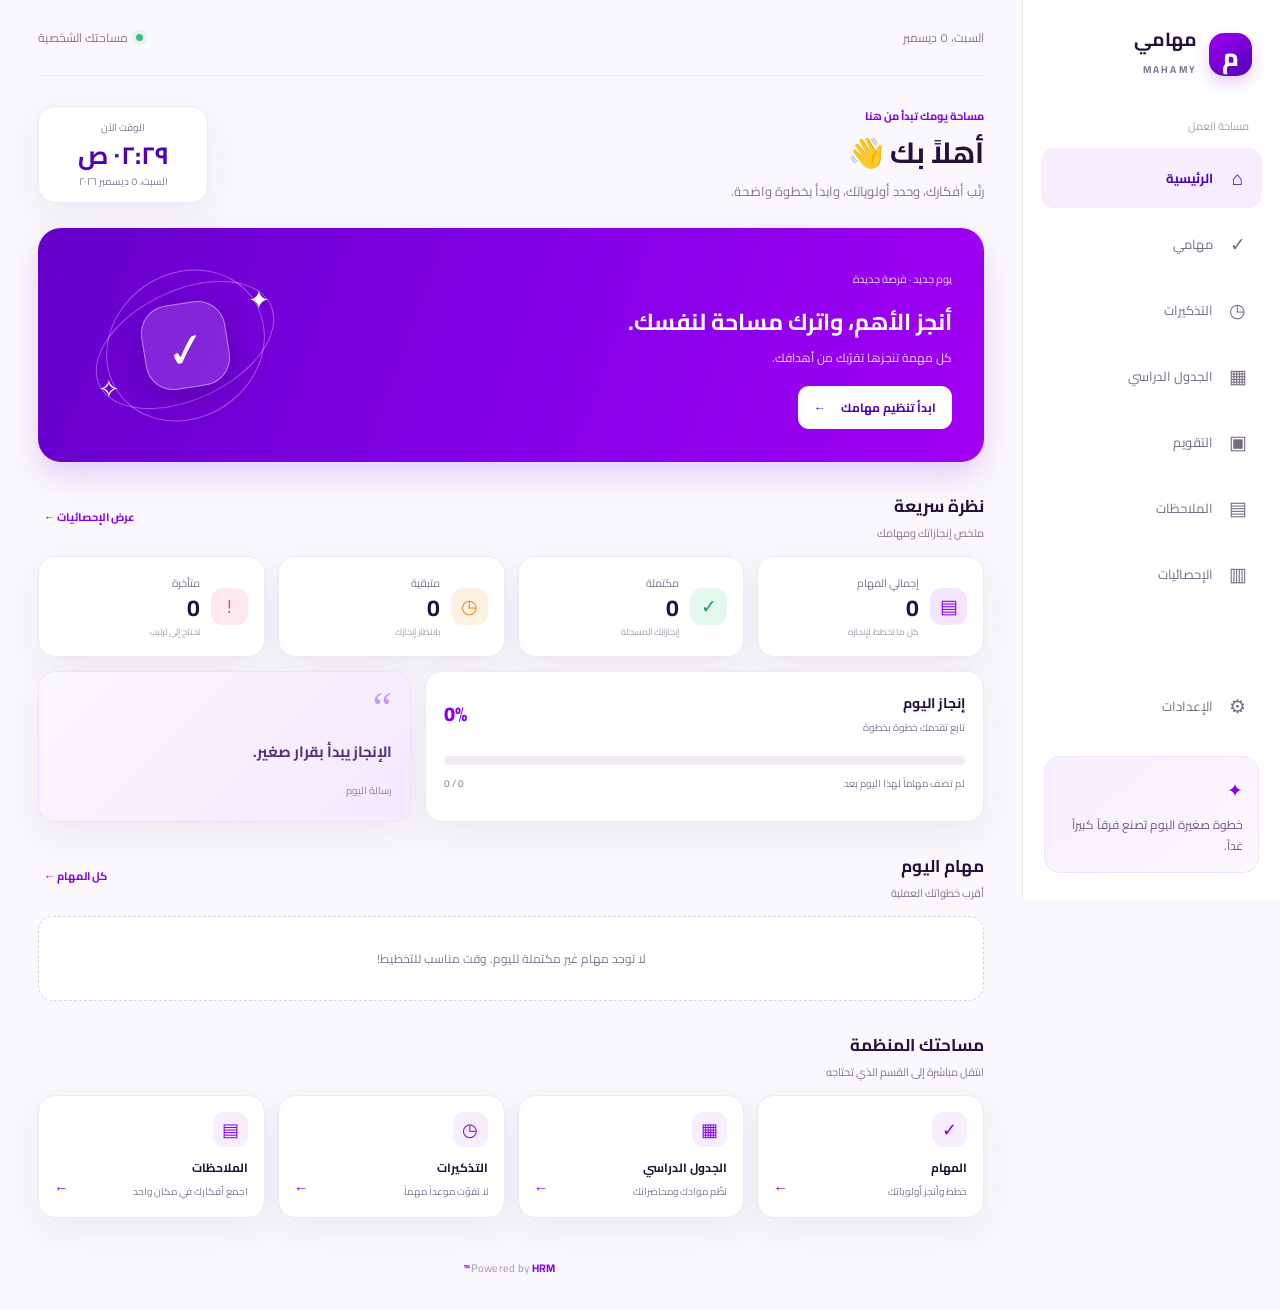
<file: index.html>
<!doctype html>
<html lang="ar" dir="rtl">
<head>
<meta charset="UTF-8">
<meta name="viewport" content="width=device-width,initial-scale=1">
<meta name="theme-color" content="#8500E8">
<meta name="mobile-web-app-capable" content="yes">
<meta name="apple-mobile-web-app-capable" content="yes">
<meta name="apple-mobile-web-app-status-bar-style" content="default">
<link rel="manifest" href="manifest.webmanifest">
<link rel="icon" href="icon.svg" type="image/svg+xml">
<link rel="apple-touch-icon" href="icon.svg">
<meta name="description" content="موقع مهامي HRM من حازم راضي — MAHAMY: تطبيق عربي مجاني لتنظيم المهام اليومية، التذكيرات، الوقت، الملاحظات والجدول الدراسي في مكان واحد.">
<meta name="keywords" content="مهامي, موقع مهامي, مهامي HRM, MAHAMY, MAHAMY HRM, حازم راضي, تنظيم المهام, إدارة المهام, جدول دراسي, تنظيم الوقت, تذكيرات">
<meta name="author" content="Hazem Rady Mohamed - HRM">
<meta name="application-name" content="مهامي MAHAMY">
<meta name="robots" content="index, follow, max-image-preview:large">
<link rel="canonical" href="https://mahamy-hrm.vercel.app/">
<meta property="og:type" content="website">
<meta property="og:locale" content="ar_EG">
<meta property="og:site_name" content="مهامي | MAHAMY">
<meta property="og:title" content="مهامي HRM | MAHAMY — تنظيم مهامك ووقتك">
<meta property="og:description" content="موقع مهامي من HRM وحازم راضي لتنظيم المهام اليومية والتذكيرات والملاحظات والجدول الدراسي.">
<meta property="og:url" content="https://mahamy-hrm.vercel.app/">
<meta name="twitter:card" content="summary">
<meta name="twitter:title" content="مهامي HRM | MAHAMY">
<meta name="twitter:description" content="نظّم مهامك ووقتك وجدولك الدراسي مع مهامي من HRM.">
<title>مهامي HRM | MAHAMY — موقع تنظيم المهام والوقت من حازم راضي</title>
<script type="application/ld+json">
{
  "@context": "https://schema.org",
  "@type": "WebApplication",
  "name": "مهامي | MAHAMY",
  "alternateName": ["مهامي HRM", "MAHAMY HRM", "موقع مهامي"],
  "url": "https://mahamy-hrm.vercel.app/",
  "description": "تطبيق ويب عربي لتنظيم المهام اليومية والتذكيرات والملاحظات والجدول الدراسي وإدارة الوقت.",
  "applicationCategory": "ProductivityApplication",
  "operatingSystem": "Any",
  "inLanguage": "ar",
  "author": {
    "@type": "Person",
    "name": "حازم راضي محمد",
    "alternateName": "Hazem Rady Mohamed"
  },
  "publisher": {
    "@type": "Organization",
    "name": "HRM",
    "url": "https://mahamy-hrm.vercel.app/"
  },
  "offers": {
    "@type": "Offer",
    "price": "0",
    "priceCurrency": "EGP"
  }
}
</script>
<link rel="preconnect" href="https://fonts.googleapis.com">
<link rel="preconnect" href="https://fonts.gstatic.com" crossorigin>
<link href="https://fonts.googleapis.com/css2?family=Cairo:wght@400;500;600;700;800&display=swap" rel="stylesheet">
<link rel="stylesheet" href="styles.css">
</head>
<body>
<div class="app-shell">
<aside class="sidebar">
<a class="brand" href="#" data-page="dashboard"><span class="brand-mark">م</span><span><strong>مهامي</strong><small>MAHAMY</small></span></a>
<div class="sidebar-label">مساحة العمل</div><nav class="side-nav" aria-label="التنقل الرئيسي">
<button class="nav-item active" data-page="dashboard"><span class="nav-icon">⌂</span>الرئيسية</button>
<button class="nav-item" data-page="tasks"><span class="nav-icon">✓</span>مهامي</button>
<button class="nav-item" data-page="reminders"><span class="nav-icon">◷</span>التذكيرات</button>
<button class="nav-item" data-page="schedule"><span class="nav-icon">▦</span>الجدول الدراسي</button>
<button class="nav-item" data-page="calendar"><span class="nav-icon">▣</span>التقويم</button>
<button class="nav-item" data-page="notes"><span class="nav-icon">▤</span>الملاحظات</button>
<button class="nav-item" data-page="analytics"><span class="nav-icon">▥</span>الإحصائيات</button></nav>
<div class="sidebar-bottom"><button class="nav-item" data-page="settings"><span class="nav-icon">⚙</span>الإعدادات</button><div class="sidebar-tip"><span class="tip-spark">✦</span><p>خطوة صغيرة اليوم تصنع فرقاً كبيراً غداً.</p></div></div>
</aside>
<main class="main-area">
<header class="topbar"><div class="mobile-brand"><span class="brand-mark">م</span><strong>مهامي</strong></div><div class="topbar-date" id="topbarDate">...</div><div class="topbar-actions"><button class="install-app-btn" id="installAppBtn" hidden>＋ تثبيت التطبيق</button><span class="status-dot"></span><span>مساحتك الشخصية</span></div></header>
<section class="page active" id="page-dashboard">
<div class="welcome-row"><div><p class="eyebrow">مساحة يومك تبدأ من هنا</p><h1 id="greeting">أهلاً بك 👋</h1><p class="muted">رتّب أفكارك، وحدد أولوياتك، وابدأ بخطوة واضحة.</p></div><div class="clock-card"><span>الوقت الآن</span><strong id="liveClock">--:--</strong><small id="fullDate">...</small></div></div>
<div class="hero-card"><div class="hero-copy"><span class="hero-kicker">يوم جديد · فرصة جديدة</span><h2>أنجز الأهم، واترك مساحة لنفسك.</h2><p>كل مهمة تنجزها تقرّبك من أهدافك.</p><button class="primary-btn" data-page="tasks">ابدأ تنظيم مهامك <span>←</span></button></div><div class="hero-art" aria-hidden="true"><div class="art-orbit orbit-one"></div><div class="art-orbit orbit-two"></div><div class="art-check">✓</div><span class="art-star star-one">✦</span><span class="art-star star-two">✧</span></div></div>
<div class="section-heading"><div><h2>نظرة سريعة</h2><p>ملخص إنجازاتك ومهامك</p></div><button class="text-btn" data-page="analytics">عرض الإحصائيات ←</button></div>
<div class="stats-grid">
<article class="stat-card"><span class="stat-icon purple">▤</span><span class="stat-label">إجمالي المهام</span><strong id="totalTasks">0</strong><small>كل ما تخطط لإنجازه</small></article>
<article class="stat-card"><span class="stat-icon green">✓</span><span class="stat-label">مكتملة</span><strong id="completedTasks">0</strong><small>إنجازاتك المسجلة</small></article>
<article class="stat-card"><span class="stat-icon orange">◷</span><span class="stat-label">متبقية</span><strong id="remainingTasks">0</strong><small>بانتظار إنجازك</small></article>
<article class="stat-card"><span class="stat-icon rose">!</span><span class="stat-label">متأخرة</span><strong id="overdueTasks">0</strong><small>تحتاج إلى ترتيب</small></article></div>
<div class="dashboard-grid"><article class="panel progress-panel"><div class="panel-heading"><div><h3>إنجاز اليوم</h3><p>تابع تقدمك خطوة بخطوة</p></div><span class="progress-percent" id="progressPercent">0%</span></div><div class="progress-track"><span id="progressBar"></span></div><div class="progress-foot"><span id="progressText">لم تبدأ مهام اليوم بعد</span><span id="progressCount">0 / 0</span></div></article><article class="panel quote-panel"><span class="quote-mark">“</span><p id="dailyQuote">الإنجاز يبدأ بقرار صغير.</p><small>رسالة اليوم</small></article></div>
<div class="section-heading"><div><h2>مهام اليوم</h2><p>أقرب خطواتك العملية</p></div><button class="text-btn" data-page="tasks">كل المهام ←</button></div><div id="todayPreview" class="preview-list"></div>
<div class="section-heading"><div><h2>مساحتك المنظمة</h2><p>انتقل مباشرة إلى القسم الذي تحتاجه</p></div></div><div class="quick-grid">
<button class="quick-card" data-page="tasks"><span class="quick-icon">✓</span><strong>المهام</strong><small>خطط وأنجز أولوياتك</small><b>←</b></button><button class="quick-card" data-page="schedule"><span class="quick-icon">▦</span><strong>الجدول الدراسي</strong><small>نظّم موادك ومحاضراتك</small><b>←</b></button><button class="quick-card" data-page="reminders"><span class="quick-icon">◷</span><strong>التذكيرات</strong><small>لا تفوّت موعداً مهماً</small><b>←</b></button><button class="quick-card" data-page="notes"><span class="quick-icon">▤</span><strong>الملاحظات</strong><small>اجمع أفكارك في مكان واحد</small><b>←</b></button></div>
</section>
<section class="page" id="page-tasks">
<div class="page-title-row"><div class="page-title"><p class="eyebrow">خطط بوضوح</p><h1>مهامي</h1><p class="muted">أنشئ مهامك، رتّب أولوياتك، وتابع إنجازك.</p></div><button class="primary-action" id="addTaskBtn">＋ إضافة مهمة</button></div>
<div class="task-toolbar"><input id="taskSearch" type="search" placeholder="ابحث عن مهمة..." aria-label="البحث عن مهمة"><select id="taskSort" aria-label="ترتيب المهام"><option value="date">الأقرب موعداً</option><option value="priority">الأولوية</option><option value="created">الأحدث إضافة</option><option value="title">الاسم</option></select></div>
<div class="filter-row" id="taskFilters"><button class="filter-chip active" data-filter="all">الكل</button><button class="filter-chip" data-filter="today">اليوم</button><button class="filter-chip" data-filter="tomorrow">الغد</button><button class="filter-chip" data-filter="upcoming">القادمة</button><button class="filter-chip" data-filter="overdue">المتأخرة</button><button class="filter-chip" data-filter="completed">المكتملة</button><button class="filter-chip" data-filter="high">عالية الأولوية</button></div>
<div class="task-summary" id="taskSummary"></div><div id="taskList" class="task-list"></div>
<div class="category-manager panel"><div><h3>تصنيفات المهام</h3><p>أضف تصنيفاً يناسب طريقة تنظيمك.</p></div><form id="categoryForm" class="inline-form"><input id="newCategory" maxlength="30" placeholder="اسم التصنيف" aria-label="اسم التصنيف" required><button class="secondary-btn">إضافة</button></form><div id="categoryList" class="category-list"></div></div>
</section>
<section class="page" id="page-notes">
<div class="page-title-row"><div class="page-title"><p class="eyebrow">أفكارك محفوظة</p><h1>الملاحظات</h1><p class="muted">دفتر أفكارك وملاحظاتك الشخصية.</p></div><button class="primary-action" id="addNoteBtn">＋ ملاحظة جديدة</button></div>
<div class="task-toolbar"><input id="noteSearch" type="search" placeholder="ابحث داخل الملاحظات..." aria-label="البحث في الملاحظات"></div><div id="notesList" class="notes-grid"></div>
</section>
<section class="page" id="page-reminders"><div class="page-title-row"><div class="page-title"><p class="eyebrow">كن مستعداً</p><h1>التذكيرات</h1><p class="muted">سجّل مواعيدك المهمة وتابع التنبيهات القادمة.</p></div><button class="primary-action" id="addReminderBtn">＋ تذكير جديد</button></div><div class="reminder-tools panel"><div><strong>إشعارات المتصفح</strong><p class="muted">تظهر التنبيهات أثناء فتح مهامي في المتصفح.</p></div><button class="secondary-btn" id="enableNotificationsBtn">تفعيل الإشعارات</button><span id="notificationStatus" class="notification-status">لم يتم التحقق من الإذن</span></div><div class="filter-row" id="reminderFilters"><button class="filter-chip active" data-reminder-filter="all">الكل</button><button class="filter-chip" data-reminder-filter="upcoming">القادمة</button><button class="filter-chip" data-reminder-filter="done">المتكررة/المفعّلة</button><button class="filter-chip" data-reminder-filter="paused">المتوقفة</button></div><div id="remindersList" class="reminders-list"></div><p class="storage-note">ملاحظة: الإشعارات تعمل أثناء فتح الموقع فقط في هذه النسخة. الإشعارات عند إغلاق المتصفح تحتاج إلى خدمة Push وخادم مجدول، وسيتم التعامل معها في تطوير مستقل.</p></section>
<section class="page" id="page-schedule">
<div class="page-title-row"><div class="page-title"><p class="eyebrow">تعلم بتنظيم</p><h1>الجدول الدراسي</h1><p class="muted">موادك ومحاضراتك الأسبوعية ومراجعة الجمعة.</p></div><div class="schedule-head-actions"><button class="secondary-btn" id="addSubjectBtn">＋ مادة</button><button class="primary-action" id="addLectureBtn">＋ محاضرة</button></div></div>
<div class="schedule-toolbar"><div><strong>جدول الأسبوع</strong><p class="muted" id="scheduleWeekLabel"></p></div><div class="schedule-switch"><button class="secondary-btn" id="schedulePrevWeek">→ السابق</button><button class="secondary-btn" id="scheduleThisWeek">هذا الأسبوع</button><button class="secondary-btn" id="scheduleNextWeek">التالي ←</button></div></div>
<div class="schedule-subjects"><div class="section-heading"><div><h2>المواد الدراسية</h2><p>أضف المواد والمدرسين والألوان.</p></div></div><div id="subjectsList" class="subjects-grid"></div></div>
<div class="weekly-schedule" id="weeklySchedule"></div>
<section class="friday-review panel"><div class="friday-review-heading"><div><span class="eyebrow">مساحة المراجعة الأسبوعية</span><h2>مراجعة الجمعة</h2><p class="muted">خصص يوم الجمعة للمراجعة، ويمكنك تعديل الخطة وقتما تريد.</p></div><span class="friday-mark">✦</span></div><form id="fridayReviewForm" class="friday-form"><label class="field full">ما الذي سأراجعه؟<textarea id="fridayTopics" rows="2" placeholder="اكتب الدروس أو الموضوعات التي تريد مراجعتها"></textarea></label><div class="friday-checks"><label><input type="checkbox" id="fridayStudy"> مذاكرة ومراجعة المواد</label><label><input type="checkbox" id="fridayExercises"> حل تدريبات وأسئلة</label><label><input type="checkbox" id="fridayHomework"> إنهاء الواجبات</label></div><label class="field full">مواد المراجعة<input id="fridaySubjects" placeholder="مثلاً: البرمجة، الرياضيات، التاريخ"></label><label class="field full">ملاحظات إضافية<textarea id="fridayNotes" rows="2" placeholder="أي ملاحظات أو مهام إضافية"></textarea></label><div class="form-actions full"><button class="primary-action" type="submit">حفظ خطة الجمعة</button></div></form></section>
</section>
<section class="page" id="page-calendar"><div class="page-title"><p class="eyebrow">رؤية أشمل لوقتك</p><h1>التقويم</h1><p class="muted">مهامك وتذكيراتك ومحاضراتك في عرض واحد.</p></div><div class="calendar-panel panel"><div class="calendar-toolbar"><div><h2 id="calendarTitle">التقويم</h2><p class="muted" id="calendarSubtitle">اختر يوماً لعرض تفاصيله</p></div><div class="calendar-actions"><button class="secondary-btn" id="calendarPrev">السابق</button><button class="secondary-btn" id="calendarToday">اليوم</button><button class="secondary-btn" id="calendarNext">التالي</button><select id="calendarView" aria-label="طريقة عرض التقويم"><option value="month">شهري</option><option value="week">أسبوعي</option></select></div></div><div id="calendarGrid" class="calendar-grid"></div></div><section class="panel calendar-day-panel"><div class="section-heading"><div><h2 id="calendarDayTitle">أحداث اليوم</h2><p>تفاصيل الالتزامات في التاريخ المحدد</p></div></div><div id="calendarDayEvents" class="calendar-events"></div></section></section>
<section class="page" id="page-analytics"><div class="page-title"><p class="eyebrow">تقدمك يستحق المتابعة</p><h1>الإحصائيات</h1><p class="muted">أرقام تساعدك على فهم تقدمك وتنظيم خطواتك.</p></div><div id="analyticsStats" class="analytics-stats"></div><div class="analytics-grid"><article class="panel"><div class="panel-heading"><div><h3>إنجاز آخر 7 أيام</h3><p>عدد المهام المكتملة يومياً</p></div></div><div id="weeklyChart" class="weekly-chart"></div></article><article class="panel"><div class="panel-heading"><div><h3>إنجاز المحاضرات</h3><p>المحاضرات المكتملة حسب المادة</p></div></div><div id="subjectAnalytics" class="subject-analytics"></div></article></div><article class="panel achievements-panel"><div class="panel-heading"><div><h3>إنجازاتك</h3><p>كل خطوة تستحق التقدير</p></div></div><div id="achievementsList" class="achievements-list"></div></article></section>
<section class="page" id="page-settings"><div class="page-title"><p class="eyebrow">تحكم في تجربتك</p><h1>الإعدادات</h1><p class="muted">خصص طريقة عرض مهامي واحتفظ بنسخة آمنة من بياناتك.</p></div><div class="settings-grid"><article class="panel settings-panel"><h3>المظهر والألوان</h3><p class="muted">اختر اللون الأساسي ووضع العرض.</p><label class="settings-row"><span>اللون الأساسي</span><select id="settingAccent"><option value="purple">بنفسجي</option><option value="blue">أزرق</option><option value="green">أخضر</option><option value="rose">وردي</option></select></label><label class="settings-row"><span>المظهر</span><select id="settingTheme"><option value="light">فاتح</option><option value="dark">داكن</option><option value="system">حسب الجهاز</option></select></label><label class="settings-row"><span>بداية الأسبوع</span><select id="settingWeekStart"><option value="0">الأحد</option><option value="1">الإثنين</option><option value="6">السبت</option></select></label><label class="settings-row"><span>يوم المراجعة</span><select id="settingReviewDay"><option value="5">الجمعة</option><option value="4">الخميس</option><option value="6">السبت</option></select></label><button class="primary-action" id="saveSettingsBtn">حفظ الإعدادات</button></article><article class="panel settings-panel"><h3>النسخ الاحتياطي</h3><p class="muted">صدّر بياناتك أو استعد نسخة سابقة بصيغة JSON.</p><button class="secondary-btn" id="exportDataBtn">تصدير نسخة احتياطية JSON</button><label class="secondary-btn import-label" for="importDataFile">استيراد نسخة احتياطية JSON</label><input id="importDataFile" type="file" accept=".json,application/json" hidden><p class="storage-note">الاستيراد يستبدل البيانات الحالية. صدّر نسخة احتياطية قبل الاستيراد.</p></article><article class="panel settings-panel danger-panel"><h3>إدارة البيانات</h3><p class="muted">إعادة ضبط التطبيق تحذف بياناته المحلية من هذا المتصفح.</p><button class="danger-btn" id="resetDataBtn">إعادة ضبط جميع البيانات</button></article></div><p class="storage-note">التخزين محلي على هذا الجهاز والمتصفح. لا تتم مزامنة البيانات تلقائياً بين الأجهزة. قد تُحذف عند مسح بيانات الموقع؛ احتفظ بنسخة احتياطية دورياً.</p></section>
<footer class="app-footer">Powered by <strong>HRM™</strong></footer>
</main></div>
<nav class="bottom-nav" aria-label="التنقل على الهاتف"><button class="active" data-page="dashboard"><span>⌂</span><small>الرئيسية</small></button><button data-page="tasks"><span>✓</span><small>مهامي</small></button><button data-page="schedule"><span>▦</span><small>الجدول</small></button><button data-page="calendar"><span>▣</span><small>التقويم</small></button><button data-page="settings"><span>⚙</span><small>الإعدادات</small></button></nav>
<div class="modal-backdrop" id="taskModal" hidden><section class="modal-card" role="dialog" aria-modal="true" aria-labelledby="taskModalTitle"><div class="modal-heading"><div><p class="eyebrow">خطط لمهمتك</p><h2 id="taskModalTitle">إضافة مهمة جديدة</h2></div><button class="icon-btn" type="button" data-close="taskModal" aria-label="إغلاق">×</button></div>
<form id="taskForm" class="form-grid"><input type="hidden" id="taskId"><label class="field full">عنوان المهمة *<input id="taskTitle" maxlength="100" required placeholder="مثلاً: مراجعة درس البرمجة"></label><label class="field full">وصف المهمة<textarea id="taskDescription" rows="2" maxlength="500" placeholder="تفاصيل إضافية (اختياري)"></textarea></label><label class="field">تاريخ المهمة<input id="taskDate" type="date"></label><label class="field">موعد التسليم<input id="taskDueDate" type="date"></label><label class="field">وقت البدء<input id="taskStart" type="time"></label><label class="field">وقت الانتهاء<input id="taskEnd" type="time"></label><label class="field">التصنيف<select id="taskCategory"></select></label><label class="field">الأولوية<select id="taskPriority"><option value="urgent">عاجلة جداً</option><option value="high">عالية</option><option value="medium" selected>متوسطة</option><option value="low">منخفضة</option></select></label><label class="field full">ملاحظات<textarea id="taskNotes" rows="2" maxlength="1000" placeholder="ملاحظاتك حول المهمة"></textarea></label><label class="field">التكرار<select id="taskRepeat"><option value="none">بدون تكرار</option><option value="daily">يومياً</option><option value="weekly">أسبوعياً</option><option value="monthly">شهرياً</option></select></label><label class="field">تذكير داخل التطبيق<input id="taskReminder" type="datetime-local"></label><div class="form-actions full"><button type="button" class="secondary-btn" data-close="taskModal">إلغاء</button><button type="submit" class="primary-action">حفظ المهمة</button></div></form></section></div>
<div class="modal-backdrop" id="noteModal" hidden><section class="modal-card" role="dialog" aria-modal="true" aria-labelledby="noteModalTitle"><div class="modal-heading"><div><p class="eyebrow">احتفظ بأفكارك</p><h2 id="noteModalTitle">ملاحظة جديدة</h2></div><button class="icon-btn" type="button" data-close="noteModal" aria-label="إغلاق">×</button></div><form id="noteForm" class="form-grid"><input type="hidden" id="noteId"><label class="field full">عنوان الملاحظة *<input id="noteTitle" maxlength="100" required placeholder="عنوان واضح للملاحظة"></label><label class="field full">المحتوى<textarea id="noteContent" rows="7" maxlength="5000" placeholder="اكتب ملاحظتك هنا..." required></textarea></label><label class="field">لون البطاقة<select id="noteColor"><option value="lilac">بنفسجي فاتح</option><option value="cream">كريمي</option><option value="mint">نعناعي</option><option value="rose">وردي</option></select></label><label class="field checkbox-field"><input id="notePinned" type="checkbox"> تثبيت الملاحظة</label><div class="form-actions full"><button type="button" class="secondary-btn" data-close="noteModal">إلغاء</button><button type="submit" class="primary-action">حفظ الملاحظة</button></div></form></section></div>
<div class="modal-backdrop" id="subjectModal" hidden><section class="modal-card" role="dialog" aria-modal="true" aria-labelledby="subjectModalTitle"><div class="modal-heading"><div><p class="eyebrow">تنظيم موادك</p><h2 id="subjectModalTitle">إضافة مادة</h2></div><button class="icon-btn" type="button" data-close="subjectModal">×</button></div><form id="subjectForm" class="form-grid"><input type="hidden" id="subjectId"><label class="field full">اسم المادة *<input id="subjectName" maxlength="60" required placeholder="مثلاً: البرمجة"></label><label class="field">اسم المدرس<input id="subjectTeacher" maxlength="80" placeholder="اسم المدرس (اختياري)"></label><label class="field">لون المادة<select id="subjectColor"><option value="purple">بنفسجي</option><option value="blue">أزرق</option><option value="green">أخضر</option><option value="orange">برتقالي</option><option value="rose">وردي</option><option value="teal">تركوازي</option></select></label><label class="field full">ملاحظات<textarea id="subjectNotes" rows="2"></textarea></label><div class="form-actions full"><button type="button" class="secondary-btn" data-close="subjectModal">إلغاء</button><button class="primary-action" type="submit">حفظ المادة</button></div></form></section></div>
<div class="modal-backdrop" id="lectureModal" hidden><section class="modal-card" role="dialog" aria-modal="true" aria-labelledby="lectureModalTitle"><div class="modal-heading"><div><p class="eyebrow">خطط لمحاضراتك</p><h2 id="lectureModalTitle">إضافة محاضرة</h2></div><button class="icon-btn" type="button" data-close="lectureModal">×</button></div><form id="lectureForm" class="form-grid"><input type="hidden" id="lectureId"><label class="field full">المادة *<select id="lectureSubject" required></select></label><label class="field full">عنوان المحاضرة<input id="lectureTitle" maxlength="100" placeholder="عنوان اختياري"></label><label class="field">اليوم *<select id="lectureDay" required><option value="0">الأحد</option><option value="1">الإثنين</option><option value="2">الثلاثاء</option><option value="3">الأربعاء</option><option value="4">الخميس</option><option value="5">الجمعة</option><option value="6">السبت</option></select></label><label class="field">الوقت المحدد<input id="lectureTime" type="time"></label><label class="field">الفترة الوصفية<select id="lecturePeriod"><option value="">بدون تحديد</option><option value="الفجر">الفجر</option><option value="الصباح">الصباح</option><option value="الظهر">الظهر</option><option value="العصر">العصر</option><option value="المساء">المساء</option></select></label><label class="field full">ملاحظات<textarea id="lectureNotes" rows="2" maxlength="500"></textarea></label><div class="form-actions full"><button type="button" class="secondary-btn" data-close="lectureModal">إلغاء</button><button class="primary-action" type="submit">حفظ المحاضرة</button></div></form></section></div><div class="modal-backdrop" id="reminderModal" hidden><section class="modal-card" role="dialog" aria-modal="true" aria-labelledby="reminderModalTitle"><div class="modal-heading"><div><p class="eyebrow">لا تفوّت موعداً</p><h2 id="reminderModalTitle">تذكير جديد</h2></div><button class="icon-btn" type="button" data-close="reminderModal" aria-label="إغلاق">×</button></div><form id="reminderForm" class="form-grid"><input type="hidden" id="reminderId"><label class="field full">عنوان التذكير *<input id="reminderTitle" maxlength="100" required placeholder="مثلاً: مراجعة درس البرمجة"></label><label class="field full">الوصف<textarea id="reminderDescription" rows="2" maxlength="500" placeholder="تفاصيل إضافية (اختياري)"></textarea></label><label class="field">التاريخ *<input id="reminderDate" type="date" required></label><label class="field">الوقت *<input id="reminderTime" type="time" required></label><label class="field">التكرار<select id="reminderRepeat"><option value="none">مرة واحدة</option><option value="daily">يومياً</option><option value="weekly">أسبوعياً</option><option value="monthly">شهرياً</option></select></label><label class="field">مرتبط بمهمة (اختياري)<select id="reminderTask"><option value="">بدون مهمة</option></select></label><div class="form-actions full"><button type="button" class="secondary-btn" data-close="reminderModal">إلغاء</button><button type="submit" class="primary-action">حفظ التذكير</button></div></form></section></div><div class="toast" id="toast" role="status" aria-live="polite"></div><script src="app.js"></script>
<script>
(()=>{let installPrompt=null;const installBtn=document.getElementById("installAppBtn");window.addEventListener("beforeinstallprompt",event=>{event.preventDefault();installPrompt=event;installBtn.hidden=false;});installBtn.addEventListener("click",async()=>{if(!installPrompt)return;installPrompt.prompt();await installPrompt.userChoice;installPrompt=null;installBtn.hidden=true;});window.addEventListener("appinstalled",()=>{installPrompt=null;installBtn.hidden=true;});if("serviceWorker" in navigator&&location.protocol==="https:"){window.addEventListener("load",()=>navigator.serviceWorker.register("./sw.js").catch(()=>{}));}})();
</script>
</body></html>
</file>
<file: styles.css>
:root{--purple:#8500E8;--purple-light:#A100F2;--purple-mid:#6900D4;--purple-dark:#4F00B8;--lavender:#F6EDFF;--canvas:#FAF8FC;--ink:#24113B;--muted:#82758F;--line:#EEE7F4;--white:#fff;--shadow:0 12px 34px rgba(70,24,105,.07);font-family:"Cairo",sans-serif}
*{box-sizing:border-box}body{margin:0;background:var(--canvas);color:var(--ink);font-family:"Cairo",sans-serif}button,a{font:inherit}button{cursor:pointer}.app-shell{min-height:100vh}.sidebar{position:fixed;inset:0 0 0 auto;width:258px;background:#fff;border-left:1px solid var(--line);padding:27px 18px;display:flex;flex-direction:column;z-index:10}.brand{display:flex;align-items:center;gap:12px;text-decoration:none;color:var(--ink);padding:0 10px 34px}.brand-mark{width:43px;height:43px;border-radius:15px;background:linear-gradient(145deg,var(--purple-light),var(--purple-dark));color:white;display:grid;place-items:center;font-size:25px;font-weight:800;box-shadow:0 7px 17px #8500e833}.brand strong{display:block;font-size:19px;line-height:1.3}.brand small{font-size:10px;letter-spacing:2.2px;color:var(--muted);font-weight:700}.sidebar-label{font-size:11px;color:#AA9DB5;padding:0 13px 12px}.side-nav{display:grid;gap:6px}.nav-item{border:0;background:transparent;color:#766982;text-align:right;padding:12px 13px;border-radius:13px;display:flex;align-items:center;gap:13px;font-size:13px;transition:.2s}.nav-item:hover{background:#faf6ff;color:var(--purple)}.nav-item.active{background:var(--lavender);color:var(--purple-dark);font-weight:700}.nav-icon{width:23px;text-align:center;font-size:19px}.sidebar-bottom{margin-top:auto}.sidebar-tip{margin:20px 3px 0;background:linear-gradient(140deg,#F7EEFF,#FCF8FF);border:1px solid #F0E2FF;border-radius:16px;padding:15px;color:#72528D;font-size:12px}.sidebar-tip p{margin:6px 0 0;line-height:1.8}.tip-spark{font-size:19px;color:var(--purple)}.main-area{margin-right:258px;min-height:100vh;padding:0 38px 20px;max-width:1700px}.topbar{height:76px;display:flex;align-items:center;justify-content:space-between;border-bottom:1px solid var(--line);color:var(--muted);font-size:12px}.topbar-actions{display:flex;align-items:center;gap:8px}.status-dot{width:7px;height:7px;background:#39BD83;border-radius:50%;box-shadow:0 0 0 4px #39bd831c}.mobile-brand{display:none}.page{display:none;padding:30px 0 10px;animation:fade .25s ease}.page.active{display:block}@keyframes fade{from{opacity:.3;transform:translateY(5px)}to{opacity:1;transform:none}}.welcome-row{display:flex;justify-content:space-between;align-items:center;gap:20px;margin-bottom:25px}.eyebrow{font-size:11px;color:var(--purple);font-weight:700;margin:0 0 5px}.welcome-row h1,.page-title h1{font-size:29px;margin:0 0 4px;line-height:1.5}.muted{color:var(--muted);font-size:13px;margin:0}.clock-card{min-width:170px;background:#fff;border:1px solid var(--line);border-radius:17px;padding:11px 17px;text-align:center;box-shadow:var(--shadow)}.clock-card span,.clock-card small{display:block;color:var(--muted);font-size:10px}.clock-card strong{display:block;color:var(--purple-dark);font-size:25px;line-height:1.4;direction:ltr;font-variant-numeric:tabular-nums}.hero-card{min-height:205px;border-radius:23px;background:linear-gradient(110deg,#6500C9 0%,#8500E8 54%,#A100F2 100%);color:#fff;padding:27px 32px;display:flex;align-items:center;justify-content:space-between;overflow:hidden;position:relative;box-shadow:0 14px 30px #8500e82b}.hero-copy{position:relative;z-index:2}.hero-kicker{font-size:11px;color:#E9CEFF}.hero-card h2{font-size:23px;margin:8px 0 3px}.hero-card p{font-size:12px;color:#EBD8FF;margin:0 0 17px}.primary-btn{background:#fff;border:0;border-radius:11px;color:var(--purple-dark);padding:10px 16px;font-size:12px;font-weight:700}.primary-btn span{margin-right:12px}.hero-art{width:230px;height:180px;position:relative;display:grid;place-items:center;flex-shrink:0}.art-orbit{position:absolute;border:1px solid #ffffff55;border-radius:50%;transform:rotate(-25deg)}.orbit-one{width:190px;height:110px}.orbit-two{width:145px;height:165px;transform:rotate(55deg)}.art-check{width:85px;height:85px;border-radius:28px;background:#ffffff25;border:1px solid #ffffff77;display:grid;place-items:center;font-size:48px;box-shadow:0 10px 30px #3c007455;transform:rotate(-9deg)}.art-star{position:absolute;color:#fff;font-size:26px}.star-one{top:20px;right:30px}.star-two{bottom:22px;left:28px}.section-heading{display:flex;align-items:center;justify-content:space-between;margin:28px 0 13px}.section-heading h2{font-size:17px;margin:0}.section-heading p{font-size:11px;color:var(--muted);margin:1px 0 0}.text-btn{border:0;background:none;color:var(--purple);font-size:11px;font-weight:700}.stats-grid{display:grid;grid-template-columns:repeat(4,minmax(0,1fr));gap:13px}.stat-card,.panel,.quick-card{background:#fff;border:1px solid var(--line);border-radius:17px;box-shadow:var(--shadow)}.stat-card{padding:16px;display:grid;grid-template-columns:38px 1fr;column-gap:10px;align-items:center}.stat-icon{grid-row:span 3;width:37px;height:37px;border-radius:12px;display:grid;place-items:center;font-size:19px}.stat-icon.purple{background:#F3E5FF;color:#8500E8}.stat-icon.green{background:#E5F8EF;color:#1B9D65}.stat-icon.orange{background:#FFF1E2;color:#E18A25}.stat-icon.rose{background:#FFE9F0;color:#DB4C78}.stat-label{font-size:11px;color:var(--muted)}.stat-card strong{font-size:23px;line-height:1.3}.stat-card small{font-size:9px;color:#A69BAE}.dashboard-grid{display:grid;grid-template-columns:1.5fr 1fr;gap:14px;margin-top:14px}.panel{padding:18px}.panel-heading{display:flex;align-items:center;justify-content:space-between}.panel h3{margin:0;font-size:14px}.panel-heading p{font-size:10px;color:var(--muted);margin:2px 0 0}.progress-percent{font-size:20px;color:var(--purple);font-weight:800;direction:ltr}.progress-track{height:9px;border-radius:20px;background:#F0EAF5;margin:19px 0 9px;overflow:hidden}.progress-track span{display:block;width:0;height:100%;background:linear-gradient(90deg,var(--purple-dark),var(--purple-light));border-radius:20px;transition:width .3s}.progress-foot{display:flex;justify-content:space-between;font-size:10px;color:var(--muted)}.quote-panel{background:linear-gradient(135deg,#FBF7FF,#F4E9FF);border-color:#EFE0FF;position:relative}.quote-mark{font-family:Georgia,serif;font-size:43px;color:#C99AF2;line-height:.8}.quote-panel p{font-size:15px;font-weight:700;margin:7px 0;color:#573276}.quote-panel small{font-size:10px;color:#9877B2}.quick-grid{display:grid;grid-template-columns:repeat(4,minmax(0,1fr));gap:13px}.quick-card{position:relative;text-align:right;padding:16px;border:1px solid var(--line);color:var(--ink);display:flex;flex-direction:column;align-items:flex-start;gap:3px;transition:.2s}.quick-card:hover{transform:translateY(-3px);border-color:#DCC1F4;box-shadow:0 12px 25px #8500e815}.quick-icon{width:35px;height:35px;border-radius:11px;background:var(--lavender);color:var(--purple);display:grid;place-items:center;font-size:18px;margin-bottom:6px}.quick-card strong{font-size:12px}.quick-card small{font-size:10px;color:var(--muted)}.quick-card b{position:absolute;left:15px;bottom:15px;color:var(--purple);font-size:15px}.page-title{margin-bottom:24px}.page-title h1{font-size:28px}.empty-state{min-height:260px;border:1px dashed #DCCBEA;border-radius:20px;background:#fff;display:flex;flex-direction:column;align-items:center;justify-content:center;text-align:center;padding:25px}.empty-state>span{width:54px;height:54px;border-radius:18px;background:var(--lavender);color:var(--purple);display:grid;place-items:center;font-size:26px}.empty-state h2{font-size:17px;margin:14px 0 3px}.empty-state p{font-size:12px;color:var(--muted);margin:0;max-width:440px}.app-footer{text-align:center;padding:30px 0 12px;color:#A397AE;font-size:11px;letter-spacing:.3px}.app-footer strong{color:var(--purple);margin-right:3px}.bottom-nav{display:none}
@media(max-width:1100px){.main-area{padding-right:25px;padding-left:25px}.sidebar{width:225px}.main-area{margin-right:225px}.stats-grid{grid-template-columns:repeat(2,minmax(0,1fr))}.quick-grid{grid-template-columns:repeat(2,minmax(0,1fr))}}
@media(max-width:700px){.sidebar{display:none}.main-area{margin:0;padding:0 16px 95px}.topbar{height:61px}.mobile-brand{display:flex;align-items:center;gap:9px;color:var(--ink);font-size:15px}.mobile-brand .brand-mark{width:32px;height:32px;border-radius:11px;font-size:19px}.topbar-date{font-size:10px}.topbar-actions{display:none}.page{padding-top:22px}.welcome-row{align-items:flex-start;gap:10px}.welcome-row h1{font-size:22px}.welcome-row .muted{font-size:11px;max-width:220px}.clock-card{min-width:105px;padding:8px 9px;border-radius:13px}.clock-card strong{font-size:20px}.clock-card span,.clock-card small{font-size:8px}.hero-card{min-height:175px;padding:20px 18px;border-radius:19px}.hero-card h2{font-size:17px;max-width:235px}.hero-card p{font-size:10px}.hero-art{width:95px;height:125px;margin-left:-9px}.art-check{width:55px;height:55px;border-radius:18px;font-size:31px}.orbit-one{width:100px;height:65px}.orbit-two{width:75px;height:100px}.art-star{font-size:17px}.star-one{top:10px;right:0}.star-two{bottom:10px;left:0}.primary-btn{font-size:10px;padding:9px 11px}.section-heading{margin-top:23px}.section-heading h2{font-size:15px}.stats-grid{gap:9px}.stat-card{padding:12px 10px;grid-template-columns:31px 1fr;column-gap:8px;border-radius:14px}.stat-icon{width:30px;height:30px;font-size:15px;border-radius:10px}.stat-label{font-size:9px}.stat-card strong{font-size:20px}.stat-card small{font-size:8px}.dashboard-grid{grid-template-columns:1fr;gap:9px;margin-top:10px}.panel{padding:15px;border-radius:14px}.quote-panel{min-height:112px}.quick-grid{gap:9px}.quick-card{padding:13px;border-radius:14px}.quick-card strong{font-size:11px}.quick-card small{font-size:9px}.quick-card b{left:11px;bottom:12px}.bottom-nav{position:fixed;z-index:20;bottom:0;right:0;left:0;height:70px;background:#ffffffed;backdrop-filter:blur(15px);border-top:1px solid var(--line);display:flex;justify-content:space-around;align-items:center;padding:5px 5px calc(5px + env(safe-area-inset-bottom))}.bottom-nav button{border:0;background:none;color:#92869D;display:flex;flex-direction:column;align-items:center;gap:2px;min-width:53px;padding:6px 4px;border-radius:12px}.bottom-nav button span{font-size:19px;line-height:1.2}.bottom-nav button small{font-size:9px}.bottom-nav button.active{color:var(--purple);background:#F6EDFF}.app-footer{padding:26px 0 5px}.empty-state{min-height:220px;padding:20px}.page-title h1{font-size:24px}}
@media(prefers-reduced-motion:reduce){*,*::before,*::after{animation-duration:.01ms!important;transition-duration:.01ms!important;scroll-behavior:auto!important}}

/* Phase 2 — tasks, notes, forms and local data UI */
.page-title-row{display:flex;justify-content:space-between;align-items:center;gap:16px;margin-bottom:22px}.page-title-row .page-title{margin:0}.primary-action,.secondary-btn{border:0;border-radius:12px;padding:11px 17px;font-size:12px;font-weight:700;white-space:nowrap}.primary-action{background:linear-gradient(120deg,var(--purple-dark),var(--purple-light));color:#fff;box-shadow:0 7px 18px #8500e82b}.primary-action:hover{filter:brightness(1.06);transform:translateY(-1px)}.secondary-btn{background:var(--lavender);color:var(--purple-dark);border:1px solid #ead8fa}.task-toolbar{display:flex;gap:10px;margin:0 0 12px}.task-toolbar input{flex:1}.task-toolbar input,.task-toolbar select,.inline-form input{height:43px;border:1px solid var(--line);background:#fff;border-radius:12px;padding:0 13px;color:var(--ink);font:inherit;font-size:12px;min-width:0;outline:none}.task-toolbar input:focus,.task-toolbar select:focus,.field input:focus,.field textarea:focus,.field select:focus,.inline-form input:focus{border-color:#BE8AE9;box-shadow:0 0 0 3px #8500e812}.task-toolbar select{width:175px}.filter-row{display:flex;gap:7px;overflow-x:auto;padding:2px 0 12px;scrollbar-width:thin}.filter-chip{border:1px solid var(--line);background:#fff;color:var(--muted);border-radius:20px;padding:7px 13px;font-size:10px;white-space:nowrap}.filter-chip.active{background:var(--lavender);border-color:#e4cef8;color:var(--purple-dark);font-weight:700}.task-summary{font-size:11px;color:var(--muted);margin:2px 0 10px}.task-list{display:grid;gap:9px}.task-card{background:#fff;border:1px solid var(--line);border-radius:15px;padding:14px 15px;display:grid;grid-template-columns:auto 1fr auto;align-items:start;gap:11px;box-shadow:0 6px 20px #46186908}.task-card.is-completed{opacity:.72}.task-check{appearance:none;width:21px;height:21px;border:1.5px solid #cbb6dc;border-radius:7px;margin:3px 0 0;cursor:pointer;position:relative}.task-check:checked{background:var(--purple);border-color:var(--purple)}.task-check:checked:after{content:"✓";position:absolute;color:#fff;font-size:14px;inset:-1px 0 0;text-align:center}.task-main{min-width:0}.task-title-line{display:flex;align-items:center;gap:8px;flex-wrap:wrap}.task-title-line strong{font-size:13px}.is-completed .task-title-line strong{text-decoration:line-through;color:#94899D}.task-description{font-size:10px;color:var(--muted);margin:4px 0 0;white-space:pre-wrap;overflow-wrap:anywhere}.task-meta{display:flex;flex-wrap:wrap;gap:7px 12px;margin-top:8px;font-size:10px;color:#8C8096}.task-pill{display:inline-flex;align-items:center;border-radius:20px;padding:3px 8px;font-size:9px;font-weight:700}.priority-urgent{background:#FFE8EC;color:#D63D5B}.priority-high{background:#FFF0E0;color:#D77A19}.priority-medium{background:#F2E7FF;color:#7D35BD}.priority-low{background:#F0EFF2;color:#77717D}.category-pill{background:#F6F2F9;color:#766780}.task-actions{display:flex;gap:5px}.task-actions button,.icon-btn{border:0;background:#F8F5FA;color:#796A85;border-radius:9px;width:31px;height:31px;font-size:14px}.task-actions button:hover,.icon-btn:hover{background:var(--lavender);color:var(--purple)}.empty-inline{padding:30px 15px;text-align:center;border:1px dashed #ddcde9;background:#fff;border-radius:15px;color:var(--muted);font-size:12px}.category-manager{margin-top:20px;padding:16px;display:flex;align-items:center;gap:12px;flex-wrap:wrap}.category-manager h3{font-size:13px;margin:0}.category-manager p{font-size:10px;color:var(--muted);margin:2px 0}.inline-form{display:flex;gap:6px;margin-right:auto}.inline-form input{width:145px;height:36px}.inline-form .secondary-btn{padding:7px 12px}.category-list{display:flex;gap:6px;flex-wrap:wrap;width:100%}.category-tag{background:#F7F2FB;color:#735B84;border-radius:20px;padding:5px 10px;font-size:10px}.notes-grid{display:grid;grid-template-columns:repeat(3,minmax(0,1fr));gap:13px}.note-card{border:1px solid var(--line);border-radius:16px;padding:16px;min-height:155px;display:flex;flex-direction:column;box-shadow:var(--shadow);position:relative}.note-card.lilac{background:#F8F0FF}.note-card.cream{background:#FFFAEF}.note-card.mint{background:#EFFAF5}.note-card.rose{background:#FFF1F4}.note-card.pinned{outline:1px solid #cda2ef}.note-card h3{font-size:13px;margin:0 0 7px;padding-left:20px}.note-card p{font-size:11px;line-height:1.8;color:#685D70;white-space:pre-wrap;overflow-wrap:anywhere;margin:0 0 15px;flex:1}.note-date{font-size:9px;color:#978A9F}.note-actions{display:flex;gap:6px;position:absolute;left:12px;top:12px}.note-actions button{border:0;background:#ffffffaa;border-radius:8px;width:26px;height:26px;color:#766780}.note-pin{position:absolute;right:12px;top:12px;color:var(--purple);font-size:12px}.modal-backdrop{position:fixed;inset:0;background:#24113b77;z-index:50;display:grid;place-items:center;padding:18px;backdrop-filter:blur(5px)}.modal-backdrop[hidden]{display:none}.modal-card{background:#fff;width:min(620px,100%);max-height:90vh;overflow:auto;border-radius:20px;padding:22px;box-shadow:0 25px 80px #1b092d44}.modal-heading{display:flex;justify-content:space-between;align-items:center;margin-bottom:18px}.modal-heading h2{font-size:19px;margin:0}.modal-heading .eyebrow{margin-bottom:2px}.icon-btn{font-size:22px;width:34px;height:34px}.form-grid{display:grid;grid-template-columns:repeat(2,minmax(0,1fr));gap:12px}.field{display:flex;flex-direction:column;gap:5px;font-size:11px;color:#665772;font-weight:700;min-width:0}.field.full,.form-actions.full{grid-column:1/-1}.field input,.field textarea,.field select{width:100%;border:1px solid var(--line);border-radius:10px;padding:10px 11px;background:#fff;color:var(--ink);font:inherit;font-size:12px;outline:none;min-width:0}.field textarea{resize:vertical;line-height:1.7}.checkbox-field{flex-direction:row;align-items:center;justify-content:flex-start}.checkbox-field input{width:17px;height:17px;accent-color:var(--purple)}.form-actions{display:flex;justify-content:flex-end;gap:8px;margin-top:5px}.toast{position:fixed;bottom:24px;left:24px;z-index:80;background:#2c1740;color:#fff;border-radius:12px;padding:11px 16px;font-size:12px;box-shadow:0 10px 30px #24113b33;opacity:0;transform:translateY(10px);pointer-events:none;transition:.22s}.toast.show{opacity:1;transform:translateY(0)}.preview-list{display:grid;gap:7px}.preview-item{display:flex;align-items:center;gap:10px;background:#fff;border:1px solid var(--line);border-radius:12px;padding:10px 13px;font-size:11px}.preview-item b{font-size:11px}.preview-item small{margin-right:auto;color:var(--muted)}.settings-panel{padding:20px}.settings-panel h3{font-size:15px;margin:0 0 4px}.settings-panel .secondary-btn{margin-top:15px}.storage-note{font-size:10px;color:#927F9D;line-height:1.8;margin:14px 0 0}
@media(max-width:900px){.notes-grid{grid-template-columns:repeat(2,minmax(0,1fr))}}
@media(max-width:700px){.page-title-row{align-items:flex-start}.page-title-row .page-title h1{font-size:24px}.primary-action{padding:10px 12px;font-size:10px}.task-toolbar{gap:7px}.task-toolbar select{width:125px}.task-card{padding:12px 10px;gap:8px}.task-title-line strong{font-size:11px}.task-meta{font-size:9px;gap:6px 9px}.task-actions{flex-direction:column}.category-manager{align-items:flex-start}.inline-form{margin-right:0;width:100%}.inline-form input{flex:1}.notes-grid{grid-template-columns:1fr}.note-card{min-height:135px}.modal-card{padding:17px;border-radius:17px}.form-grid{gap:10px}.field{font-size:10px}.field input,.field textarea,.field select{font-size:11px;padding:9px}.toast{left:12px;right:12px;bottom:82px;text-align:center}.page-title-row .muted{font-size:11px}}
@media(max-width:390px){.form-grid{grid-template-columns:1fr}.field.full,.form-actions.full{grid-column:auto}.page-title-row{gap:8px}.primary-action{font-size:9px;padding:9px 10px}}

/* Phase 3 — reminders */
.reminder-tools{display:flex;align-items:center;gap:12px;flex-wrap:wrap;margin-bottom:14px}.reminder-tools>div{margin-left:auto}.reminder-tools strong{font-size:13px}.reminder-tools p{margin-top:3px}.notification-status{font-size:10px;color:var(--muted)}.reminders-list{display:grid;gap:9px}.reminder-card{display:grid;grid-template-columns:40px 1fr auto;align-items:center;gap:12px;background:#fff;border:1px solid var(--line);border-radius:15px;padding:14px;box-shadow:0 6px 20px #46186908}.reminder-card.is-paused{opacity:.65}.reminder-symbol{width:39px;height:39px;border-radius:13px;background:var(--lavender);color:var(--purple);display:grid;place-items:center;font-size:22px}.reminder-main{min-width:0}.reminder-main>strong{font-size:13px}.reminder-main>p{font-size:10px;color:var(--muted);margin:4px 0}.reminder-state{display:inline-block;font-size:9px;color:#269466;margin-top:6px}.is-paused .reminder-state{color:#998DA2}.reminder-card .task-actions{flex-direction:row}
@media(max-width:700px){.reminder-tools{align-items:flex-start}.reminder-tools>div{width:100%}.reminder-card{grid-template-columns:34px 1fr auto;padding:11px 9px;gap:8px}.reminder-symbol{width:32px;height:32px;font-size:18px}.reminder-main>strong{font-size:11px}.reminder-card .task-actions{flex-direction:column}}

/* Phase 4 — study schedule */
.schedule-head-actions,.schedule-switch{display:flex;gap:7px;flex-wrap:wrap}.schedule-toolbar{display:flex;justify-content:space-between;align-items:center;gap:12px;background:#fff;border:1px solid var(--line);border-radius:15px;padding:13px 15px;margin:18px 0}.schedule-toolbar strong{font-size:13px}.schedule-toolbar p{font-size:10px;margin-top:3px}.schedule-switch button{font-size:10px;padding:7px 10px}.subjects-grid{display:grid;grid-template-columns:repeat(3,minmax(0,1fr));gap:9px}.subject-card{display:flex;align-items:center;gap:9px;padding:12px;border-radius:13px;border:1px solid var(--line);background:#fff;min-width:0}.subject-dot,.lecture-color{width:9px;height:34px;border-radius:8px;flex:none}.subject-info{display:flex;flex-direction:column;gap:3px;min-width:0;flex:1}.subject-info strong{font-size:11px;overflow:hidden;text-overflow:ellipsis}.subject-info small{font-size:9px;color:var(--muted)}.subject-actions{display:flex;gap:3px}.subject-actions button,.lecture-actions button{border:0;background:#F7F3FA;color:#796A85;border-radius:7px;width:25px;height:25px}.subject-purple .subject-dot,.subject-purple.lecture-color{background:#8500E8}.subject-blue .subject-dot,.subject-blue.lecture-color{background:#4285D4}.subject-green .subject-dot,.subject-green.lecture-color{background:#299B70}.subject-orange .subject-dot,.subject-orange.lecture-color{background:#E89A35}.subject-rose .subject-dot,.subject-rose.lecture-color{background:#D96B91}.subject-teal .subject-dot,.subject-teal.lecture-color{background:#269E9A}.weekly-schedule{display:grid;grid-template-columns:repeat(7,minmax(150px,1fr));gap:9px;overflow-x:auto;padding:3px 1px 12px;margin-top:18px}.weekday-column{background:#F9F6FC;border:1px solid var(--line);border-radius:14px;padding:9px;min-height:155px}.weekday-column>header{display:flex;justify-content:space-between;align-items:center;margin-bottom:9px;padding-bottom:8px;border-bottom:1px solid var(--line)}.weekday-column>header strong{font-size:11px}.weekday-column>header span{font-size:9px;color:var(--muted)}.friday-column{background:#FBF7FF;border-color:#DCC4F1}.lecture-card{display:flex;gap:7px;background:#fff;border:1px solid #eee6f4;border-radius:10px;padding:8px;margin-bottom:7px;min-width:0}.lecture-color{width:4px;height:auto;min-height:38px}.lecture-content{display:flex;flex-direction:column;gap:3px;min-width:0;flex:1}.lecture-content strong{font-size:10px;overflow-wrap:anywhere}.lecture-content span,.lecture-content small{font-size:9px;color:var(--muted)}.lecture-content p{font-size:9px;margin:2px 0 0;white-space:pre-wrap}.lecture-actions{display:flex;flex-direction:column;gap:3px}.lecture-actions button{width:22px;height:22px;font-size:10px}.lecture-done{opacity:.58}.lecture-done .lecture-content strong{text-decoration:line-through}.day-empty{font-size:9px;color:#a69aaa;text-align:center;padding:20px 3px}.friday-review{margin-top:18px;padding:17px;background:linear-gradient(135deg,#fff,#FAF5FF);border-color:#E6D8F2}.friday-review-heading{display:flex;justify-content:space-between;align-items:center;margin-bottom:13px}.friday-review-heading h2{font-size:17px;margin:3px 0}.friday-review-heading p{font-size:10px}.friday-mark{width:40px;height:40px;border-radius:14px;background:#F0E2FF;color:var(--purple);display:grid;place-items:center;font-size:20px}.friday-form{display:grid;grid-template-columns:1fr 1fr;gap:12px}.friday-checks{display:flex;flex-direction:column;gap:8px;font-size:11px;color:var(--ink)}.friday-checks input{accent-color:var(--purple)}.friday-form .form-actions{grid-column:1/-1}
@media(max-width:700px){.schedule-toolbar{align-items:flex-start;flex-direction:column}.schedule-switch{width:100%}.schedule-switch button{flex:1}.subjects-grid{grid-template-columns:1fr 1fr}.weekly-schedule{grid-template-columns:repeat(7,150px)}.friday-form{grid-template-columns:1fr}.friday-form .form-actions{grid-column:auto}.schedule-head-actions{flex-direction:column}.schedule-head-actions button{font-size:9px;padding:9px 10px}}
@media(max-width:390px){.subjects-grid{grid-template-columns:1fr}.schedule-head-actions{gap:4px}}

/* Phase 5 — calendar, analytics and settings */
.calendar-panel{padding:17px;margin:16px 0}.calendar-toolbar{display:flex;justify-content:space-between;align-items:center;gap:12px;margin-bottom:16px}.calendar-toolbar h2{font-size:17px;margin:0}.calendar-toolbar p{font-size:10px;margin:3px 0}.calendar-actions{display:flex;align-items:center;gap:6px;flex-wrap:wrap}.calendar-actions button,.calendar-actions select{font-size:10px;padding:8px 10px;border:1px solid var(--line);border-radius:9px;background:#fff;color:var(--ink)}.calendar-grid{display:grid;grid-template-columns:repeat(7,minmax(0,1fr));gap:5px}.calendar-weekday{text-align:center;font-size:10px;color:var(--muted);padding:7px 0}.calendar-date{border:1px solid var(--line);background:#fff;border-radius:9px;min-height:75px;padding:7px 5px;text-align:right;color:var(--ink);display:flex;flex-direction:column;gap:5px}.calendar-date>span{font-size:12px;font-weight:700}.calendar-date small{font-size:8px;color:var(--muted);margin-top:auto}.calendar-date.outside-month{opacity:.35}.calendar-date.is-today{border-color:var(--purple);background:var(--lavender)}.calendar-date.is-selected{outline:2px solid var(--purple);outline-offset:1px}.calendar-dots{display:flex;gap:3px;flex-wrap:wrap}.calendar-dots i{width:6px;height:6px;border-radius:50%;background:#999}.dot-task{background:#8500E8!important}.dot-reminder{background:#E59A2F!important}.dot-lecture{background:#2D9C73!important}.dot-review{background:#4285D4!important}.calendar-grid.week-view .calendar-date{min-height:120px}.calendar-day-panel{padding:17px}.calendar-events{display:grid;gap:8px}.calendar-event{display:flex;align-items:center;gap:10px;border:1px solid var(--line);border-radius:11px;padding:10px}.event-marker{width:8px;height:28px;border-radius:8px;background:#8500E8}.event-reminder .event-marker{background:#E59A2F}.event-lecture .event-marker{background:#2D9C73}.event-review .event-marker{background:#4285D4}.calendar-event>div{display:flex;flex-direction:column;gap:2px;flex:1}.calendar-event strong{font-size:11px}.calendar-event small{font-size:9px;color:var(--muted)}.event-done{font-size:9px;color:#299B70}.analytics-stats{display:grid;grid-template-columns:repeat(3,1fr);gap:10px;margin:16px 0}.analytics-stats .stat-card{padding:14px}.analytics-stats .stat-card strong{font-size:24px;display:block;margin-top:7px}.analytics-grid{display:grid;grid-template-columns:1fr 1fr;gap:12px;margin-bottom:12px}.analytics-grid>.panel,.achievements-panel{padding:16px}.weekly-chart{height:160px;display:grid;grid-template-columns:repeat(7,1fr);gap:9px;align-items:end;padding-top:12px}.chart-day{height:100%;display:flex;flex-direction:column;align-items:center;justify-content:end;gap:5px}.chart-track{height:105px;width:100%;max-width:28px;background:var(--lavender);border-radius:8px 8px 3px 3px;display:flex;align-items:end;overflow:hidden}.chart-track span{display:block;width:100%;min-height:3px;background:var(--purple);border-radius:8px 8px 0 0}.chart-day strong{font-size:10px}.chart-day small{font-size:8px;color:var(--muted)}.subject-analytics{display:grid;gap:13px}.subject-progress>div:first-child{display:flex;justify-content:space-between;font-size:10px;margin-bottom:5px}.subject-progress span{color:var(--muted)}.subject-progress .progress-track{height:7px}.subject-progress .progress-track span{background:var(--purple)}.achievements-list{display:grid;grid-template-columns:1fr 1fr;gap:8px}.achievement{display:flex;align-items:center;gap:9px;border:1px solid var(--line);border-radius:11px;padding:10px;opacity:.65}.achievement.unlocked{opacity:1;background:var(--lavender);border-color:#E7D4F7}.achievement>span{font-size:20px;color:var(--purple)}.achievement>div{display:flex;flex-direction:column;flex:1;gap:2px}.achievement strong{font-size:10px}.achievement small,.achievement b{font-size:8px;color:var(--muted)}.settings-grid{display:grid;grid-template-columns:1fr 1fr;gap:12px;margin:16px 0}.settings-panel{padding:17px;display:flex;flex-direction:column;align-items:flex-start;gap:12px}.settings-panel h3{margin:0;font-size:14px}.settings-panel>p{font-size:10px}.settings-row{width:100%;display:flex;align-items:center;justify-content:space-between;gap:10px;font-size:11px}.settings-row select{border:1px solid var(--line);border-radius:9px;padding:8px;background:#fff;color:var(--ink);min-width:120px}.import-label{display:inline-flex;align-items:center;justify-content:center;cursor:pointer}.danger-panel{grid-column:1/-1;border-color:#F1D9DF}.danger-btn{border:1px solid #E8B9C4;color:#B33D5C;background:#FFF4F6;border-radius:10px;padding:10px 14px;font-size:11px}.dark-theme{--canvas:#17121D;--ink:#F1EAF7;--muted:#B7A9C2;--line:#382C42;--white:#211A29;--lavender:#382447;--shadow:0 12px 34px rgba(0,0,0,.2)}.dark-theme .sidebar,.dark-theme .topbar,.dark-theme .panel,.dark-theme .stat-card,.dark-theme .task-card,.dark-theme .note-card,.dark-theme .subject-card,.dark-theme .reminder-card,.dark-theme .calendar-date,.dark-theme .calendar-actions button,.dark-theme .calendar-actions select,.dark-theme .settings-row select{background:#211A29;color:var(--ink);border-color:var(--line)}.dark-theme .weekday-column,.dark-theme .calendar-date.is-today{background:#2A2033}.dark-theme .friday-review{background:#261D30}.dark-theme .secondary-btn{background:#30243A;color:var(--ink);border-color:var(--line)}
@media(max-width:700px){.calendar-toolbar{align-items:flex-start;flex-direction:column}.calendar-actions{width:100%}.calendar-actions>*{flex:1}.calendar-date{min-height:58px;padding:5px 3px}.calendar-date small{font-size:7px}.analytics-stats{grid-template-columns:repeat(2,1fr)}.analytics-grid,.settings-grid{grid-template-columns:1fr}.achievements-list{grid-template-columns:1fr}.danger-panel{grid-column:auto}}

.install-app-btn{border:1px solid #DCC4F1;background:#F6EDFF;color:#6900D4;border-radius:9px;padding:7px 10px;font:inherit;font-size:10px;font-weight:700;cursor:pointer}.install-app-btn[hidden]{display:none}.dark-theme .install-app-btn{background:#382447;color:#E8D5FF;border-color:#59416C}
</file>
